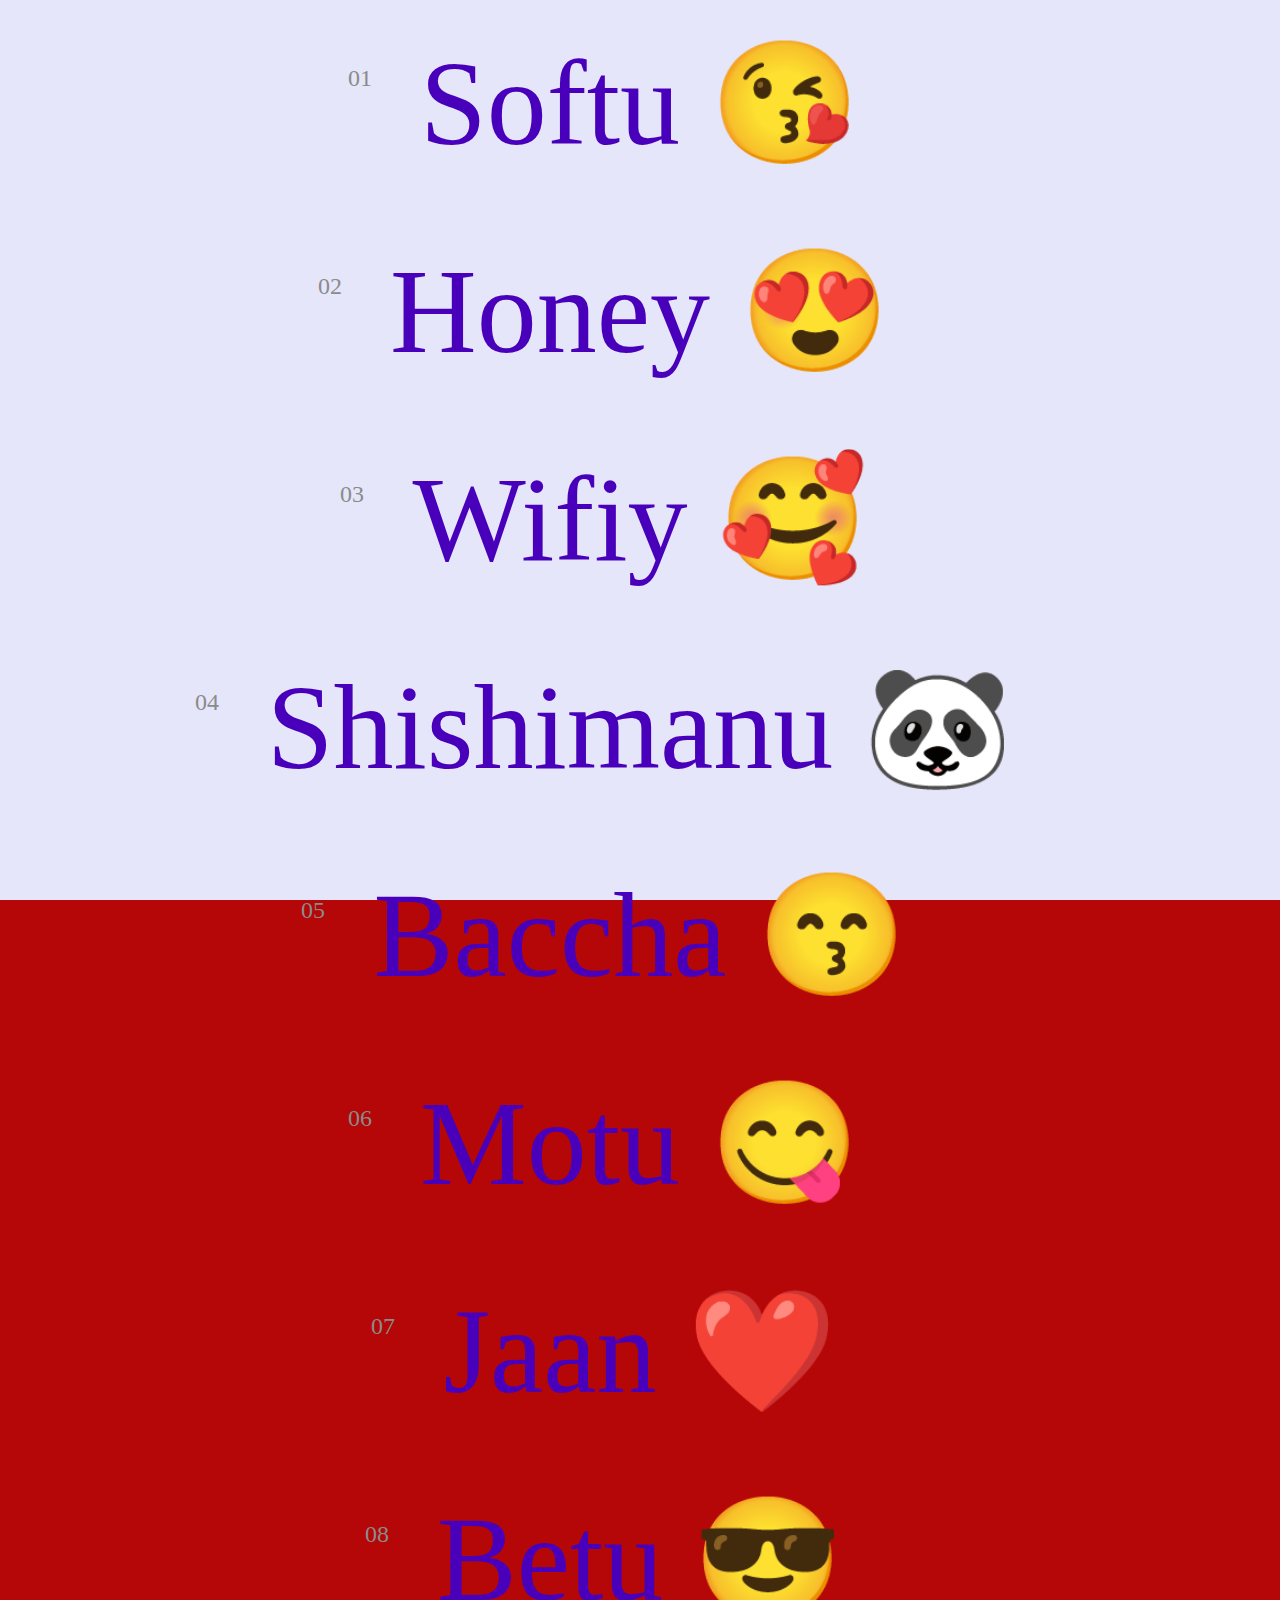
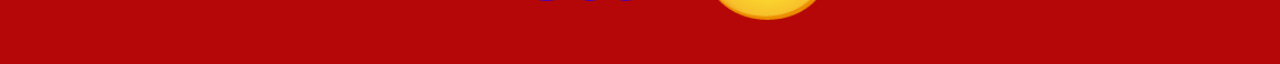
<file: name.html>
<!DOCTYPE html>
<html lang="en">
  <head>
    <meta charset="UTF-8" />
    <meta http-equiv="X-UA-Compatible" content="IE=edge" />
    <meta name="viewport" content="width=device-width, initial-scale=1.0" />
    <title>CG230422</title>
    <link rel="stylesheet" href="name.css">
    <script src="https://cdnjs.cloudflare.com/ajax/libs/gsap/3.4.2/gsap.min.js"></script>
  </head>
  <body>
    <div class="menu">
      <ul class="menu--wrapper">
        <li class="menu--item"><button href="#">Softu 😘</button></li>
        <li class="menu--item"><button href="#">Honey 😍</button></li>
        <li class="menu--item"><button href="#">Wifiy 🥰</button></li>
        <li class="menu--item"><button href="#">Shishimanu 🐼</button></li>
        <li class="menu--item"><button href="#">Baccha 😙</button></li>
        <li class="menu--item"><button href="#">Motu 😋</button></li>
        <li class="menu--item"><button href="#">Jaan ❤️</button></li>
        <li class="menu--item"><button href="#">Betu 😎</button></li>
        <li class="menu--item"><button href="#">Nannu 😚</button></li>
      </ul>
    </div>

    <script src="name.js"></script>
  </body>
</html>
</file>
<file: name.css>
* {
    margin: 0;
    padding: 0;
    box-sizing: border-box;
    font-family: "Voyage", serif;
  
  }
  
  body {
    height: 100vh;
    overflow: hidden;
    background: #b50707;
    color: #fff;
  }
  
  .menu {
    height: 100vh;
    overflow: hidden;
    background: lavender;
    cursor: -webkit-grab;
    cursor: grab;
  }
  .menu.is-dragging {
    cursor: -webkit-grabbing;
    cursor: grabbing;
  }
  .menu ul {
    counter-reset: count;
    list-style: none;
  }
  .menu--item {
    counter-increment: count;
    position: absolute;
    z-index: 1;
    top: 0;
    left: 0;
    width: 100%;
    font-size: 120px;
    line-height: 1.2;
    padding: 2rem 0;
    text-align: center;
  }
  @media (max-width: 767px) {
    .menu--item {
      font-size: 10vw;
      padding: 1rem 0;
    }
  }
  .menu--item:nth-child(n+10):before {
    content: counter(count);
  }
  .menu--item button {
    color: #fff;
    text-decoration: none;
    position: relative;
    z-index: 1;
    display: inline-block;
    -webkit-user-select: none;
       -moz-user-select: none;
        -ms-user-select: none;
            user-select: none;
    font-size: 120px;
    -webkit-appearance: none;
    background: none;
    padding: 0;
    border: none;
    outline: none;
    box-shadow: none;
    color:rgb(72, 0, 187);

    font-family: "Voyage", serif;
    cursor: pointer;
  }
  @media (max-width: 767px) {
    .menu--item button {
      font-size: 10vw;
    }
  }
  .menu--item button:before {
    position: absolute;
    z-index: -1;
    top: -24px;
    left: 0;
    display: inline-block;
    transform: translateX(-100%) scale(0.2);
    content: "0" counter(count);
    color: rgb(139, 139, 139);
  }
</file>
